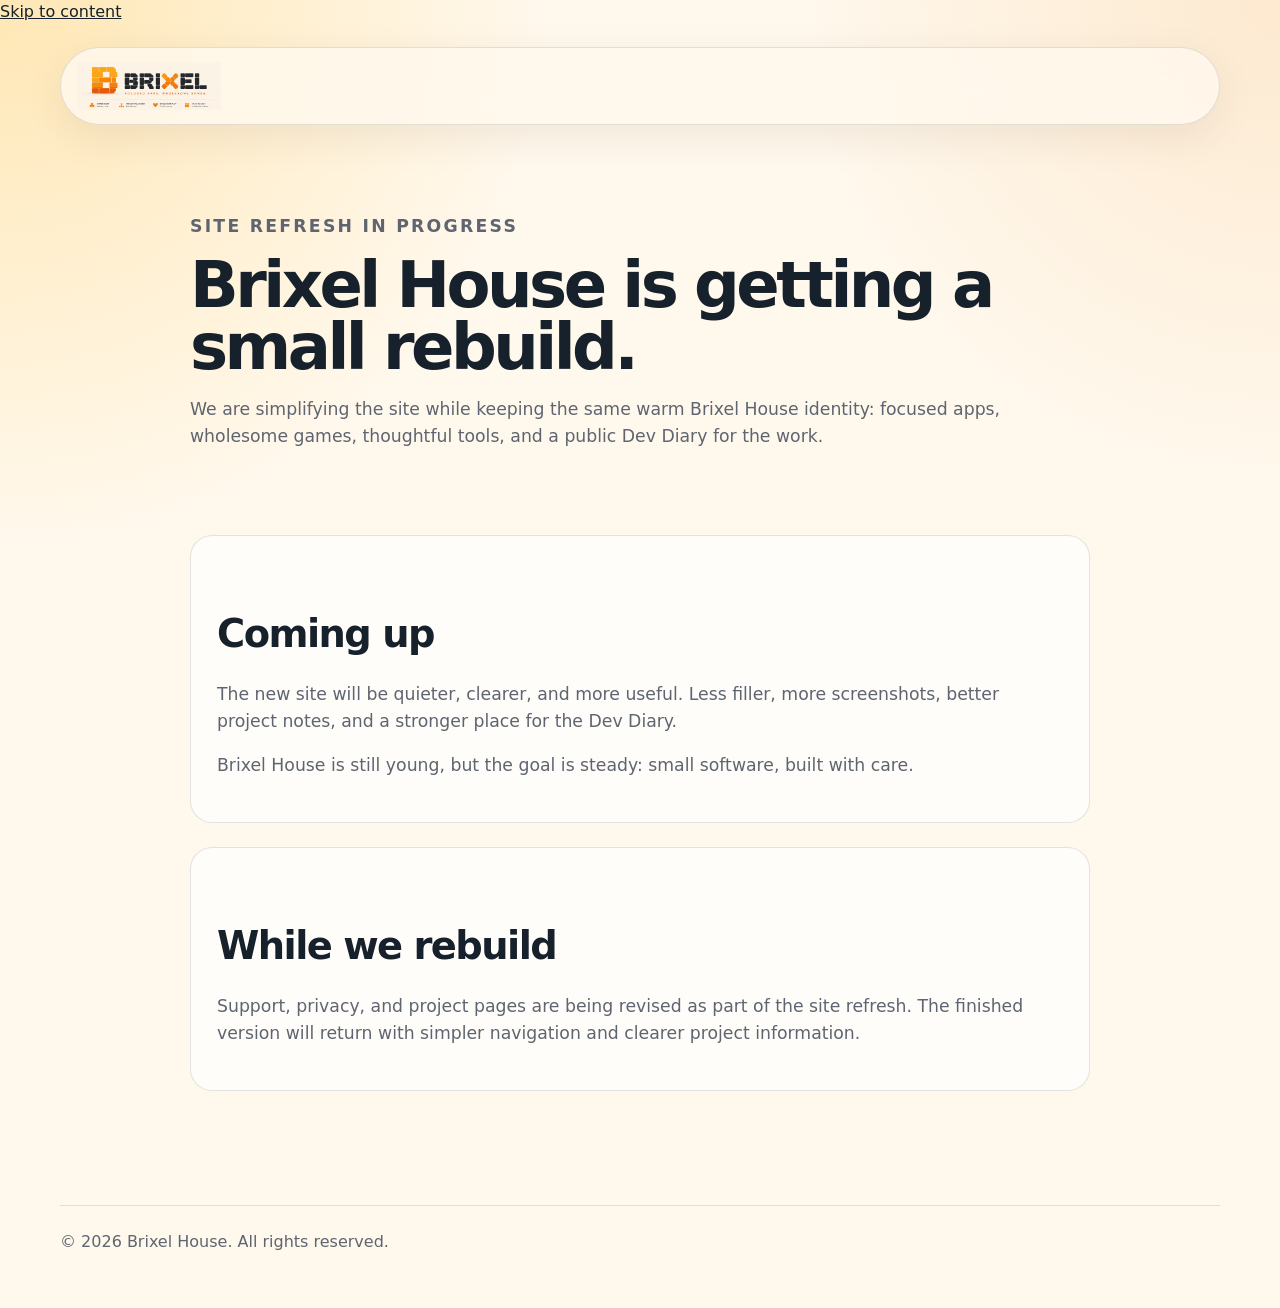
<file: index.html>
<!doctype html>
<html lang="en">
<head>
  <meta charset="utf-8">
  <meta name="viewport" content="width=device-width, initial-scale=1">
  <title>Brixel House | Site Refresh</title>
  <meta name="description" content="Brixel House is refreshing its website while continuing work on focused apps, wholesome games, thoughtful tools, and the Dev Diary.">
  <link rel="stylesheet" href="css/style.css">
</head>

<body>
  <a class="skip-link" href="#main">Skip to content</a>

  <header class="site-header">
    <div class="brand-link" aria-label="Brixel House">
      <img src="assets/brixel-main-logo.png" alt="Brixel House" class="brand-mark">
    </div>
  </header>

  <main id="main" class="page-main">
    <section class="page-hero">
      <p class="eyebrow">Site refresh in progress</p>
      <h1>Brixel House is getting a small rebuild.</h1>
      <p>
        We are simplifying the site while keeping the same warm Brixel House identity:
        focused apps, wholesome games, thoughtful tools, and a public Dev Diary for the work.
      </p>
    </section>

    <section class="page-content">
      <div class="page-card callout-card">
        <h2>Coming up</h2>
        <p>
          The new site will be quieter, clearer, and more useful. Less filler,
          more screenshots, better project notes, and a stronger place for the Dev Diary.
        </p>

        <p>
          Brixel House is still young, but the goal is steady: small software,
          built with care.
        </p>
      </div>

      <div class="page-card">
        <h2>While we rebuild</h2>
        <p>
          Support, privacy, and project pages are being revised as part of the site refresh.
          The finished version will return with simpler navigation and clearer project information.
        </p>
      </div>
    </section>
  </main>

  <footer class="site-footer">
    <p>&copy; 2026 Brixel House. All rights reserved.</p>
  </footer>
</body>
</html>
</file>
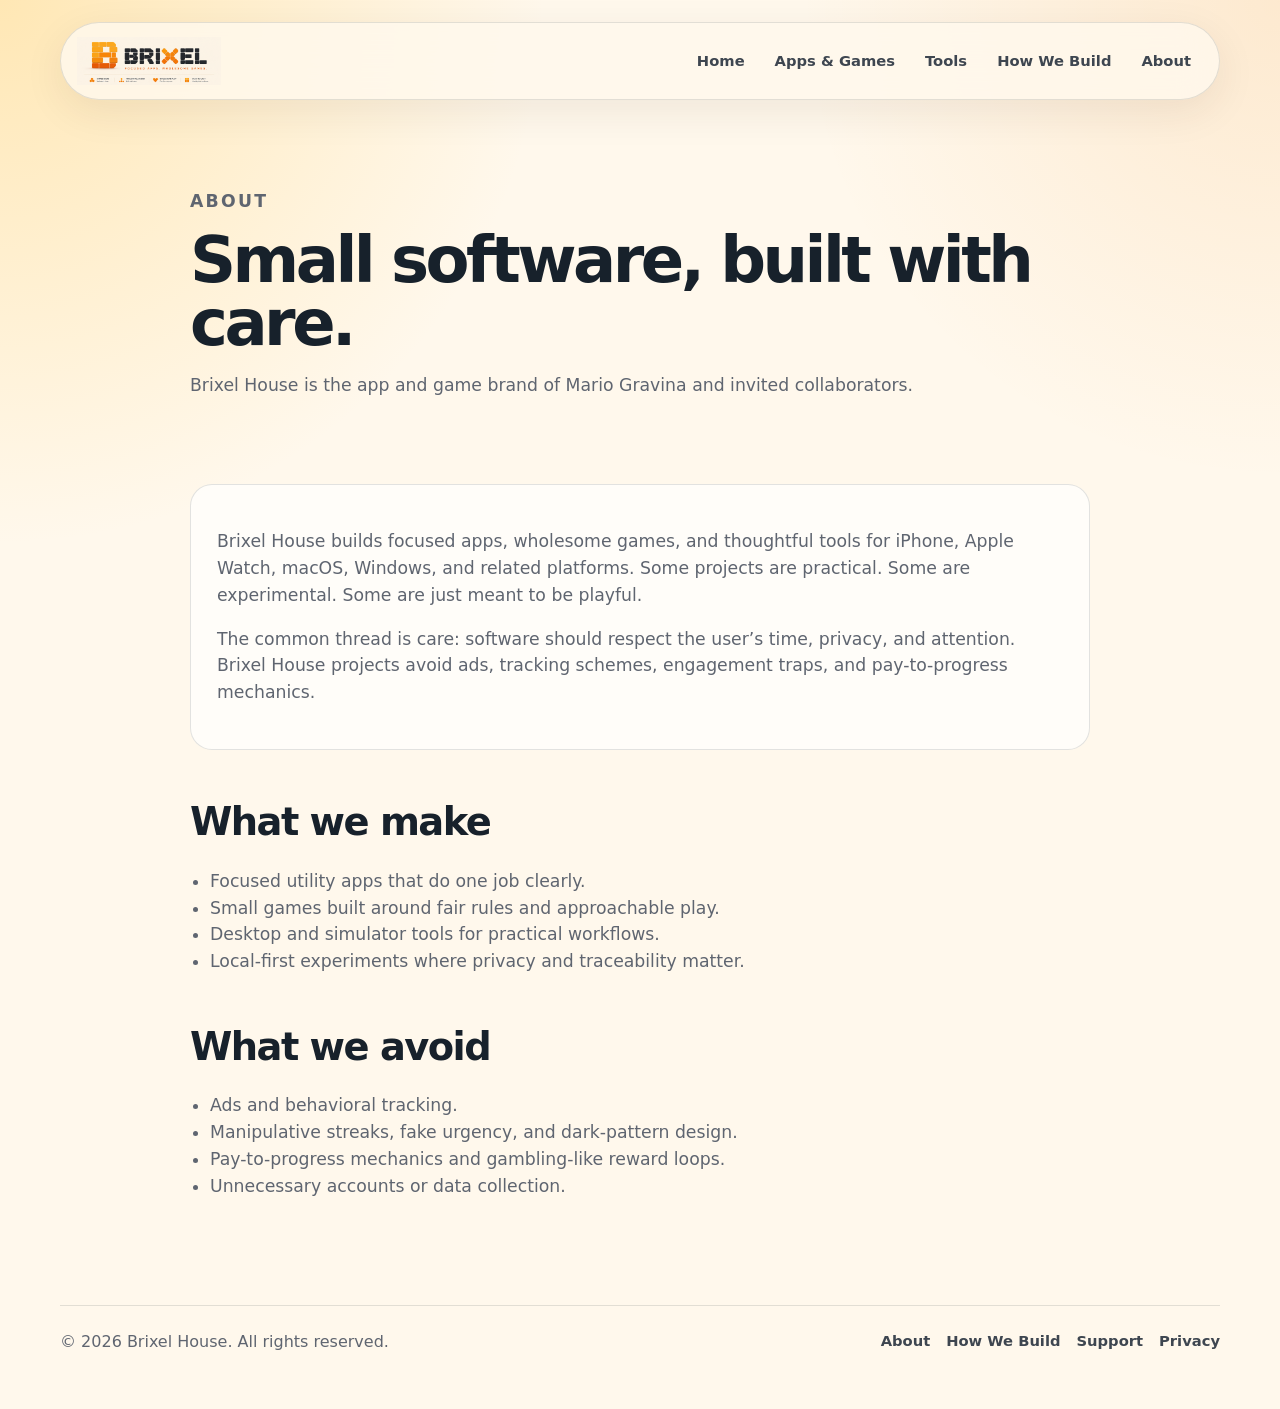
<file: about.html>
<!doctype html>
<html lang="en">
<head>
  <meta charset="utf-8">
  <meta name="viewport" content="width=device-width, initial-scale=1">
  <title>About | Brixel House</title>
  <meta name="description" content="About Brixel House, an independent app and game brand led by Mario Gravina.">
  <link rel="stylesheet" href="css/style.css">
</head>

<body>
  <header class="site-header">
    <a class="brand-link" href="index.html" aria-label="Brixel House home">
      <img src="assets/brixel-main-logo.png" alt="Brixel House" class="brand-mark">
    </a>

    <nav class="site-nav" aria-label="Main navigation">
      <a href="index.html">Home</a>
      <a href="index.html#apps">Apps & Games</a>
      <a href="index.html#tools">Tools</a>
      <a href="how-we-build.html">How We Build</a>
      <a href="about.html">About</a>
    </nav>
  </header>

  <main class="page-main">
    <section class="page-hero">
      <p class="eyebrow">About</p>
      <h1>Small software, built with care.</h1>
      <p>
        Brixel House is the app and game brand of Mario Gravina and invited collaborators.
      </p>
    </section>

    <section class="page-content">
      <div class="page-card">
        <p>
          Brixel House builds focused apps, wholesome games, and thoughtful tools for iPhone,
          Apple Watch, macOS, Windows, and related platforms. Some projects are practical.
          Some are experimental. Some are just meant to be playful.
        </p>

        <p>
          The common thread is care: software should respect the user’s time, privacy,
          and attention. Brixel House projects avoid ads, tracking schemes, engagement traps,
          and pay-to-progress mechanics.
        </p>
      </div>

      <h2>What we make</h2>
      <ul>
        <li>Focused utility apps that do one job clearly.</li>
        <li>Small games built around fair rules and approachable play.</li>
        <li>Desktop and simulator tools for practical workflows.</li>
        <li>Local-first experiments where privacy and traceability matter.</li>
      </ul>

      <h2>What we avoid</h2>
      <ul>
        <li>Ads and behavioral tracking.</li>
        <li>Manipulative streaks, fake urgency, and dark-pattern design.</li>
        <li>Pay-to-progress mechanics and gambling-like reward loops.</li>
        <li>Unnecessary accounts or data collection.</li>
      </ul>
    </section>
  </main>

  <footer class="site-footer">
    <p>&copy; 2026 Brixel House. All rights reserved.</p>
    <nav aria-label="Footer navigation">
      <a href="about.html">About</a>
      <a href="how-we-build.html">How We Build</a>
      <a href="support.html">Support</a>
      <a href="privacy.html">Privacy</a>
    </nav>
  </footer>
</body>
</html>
</file>
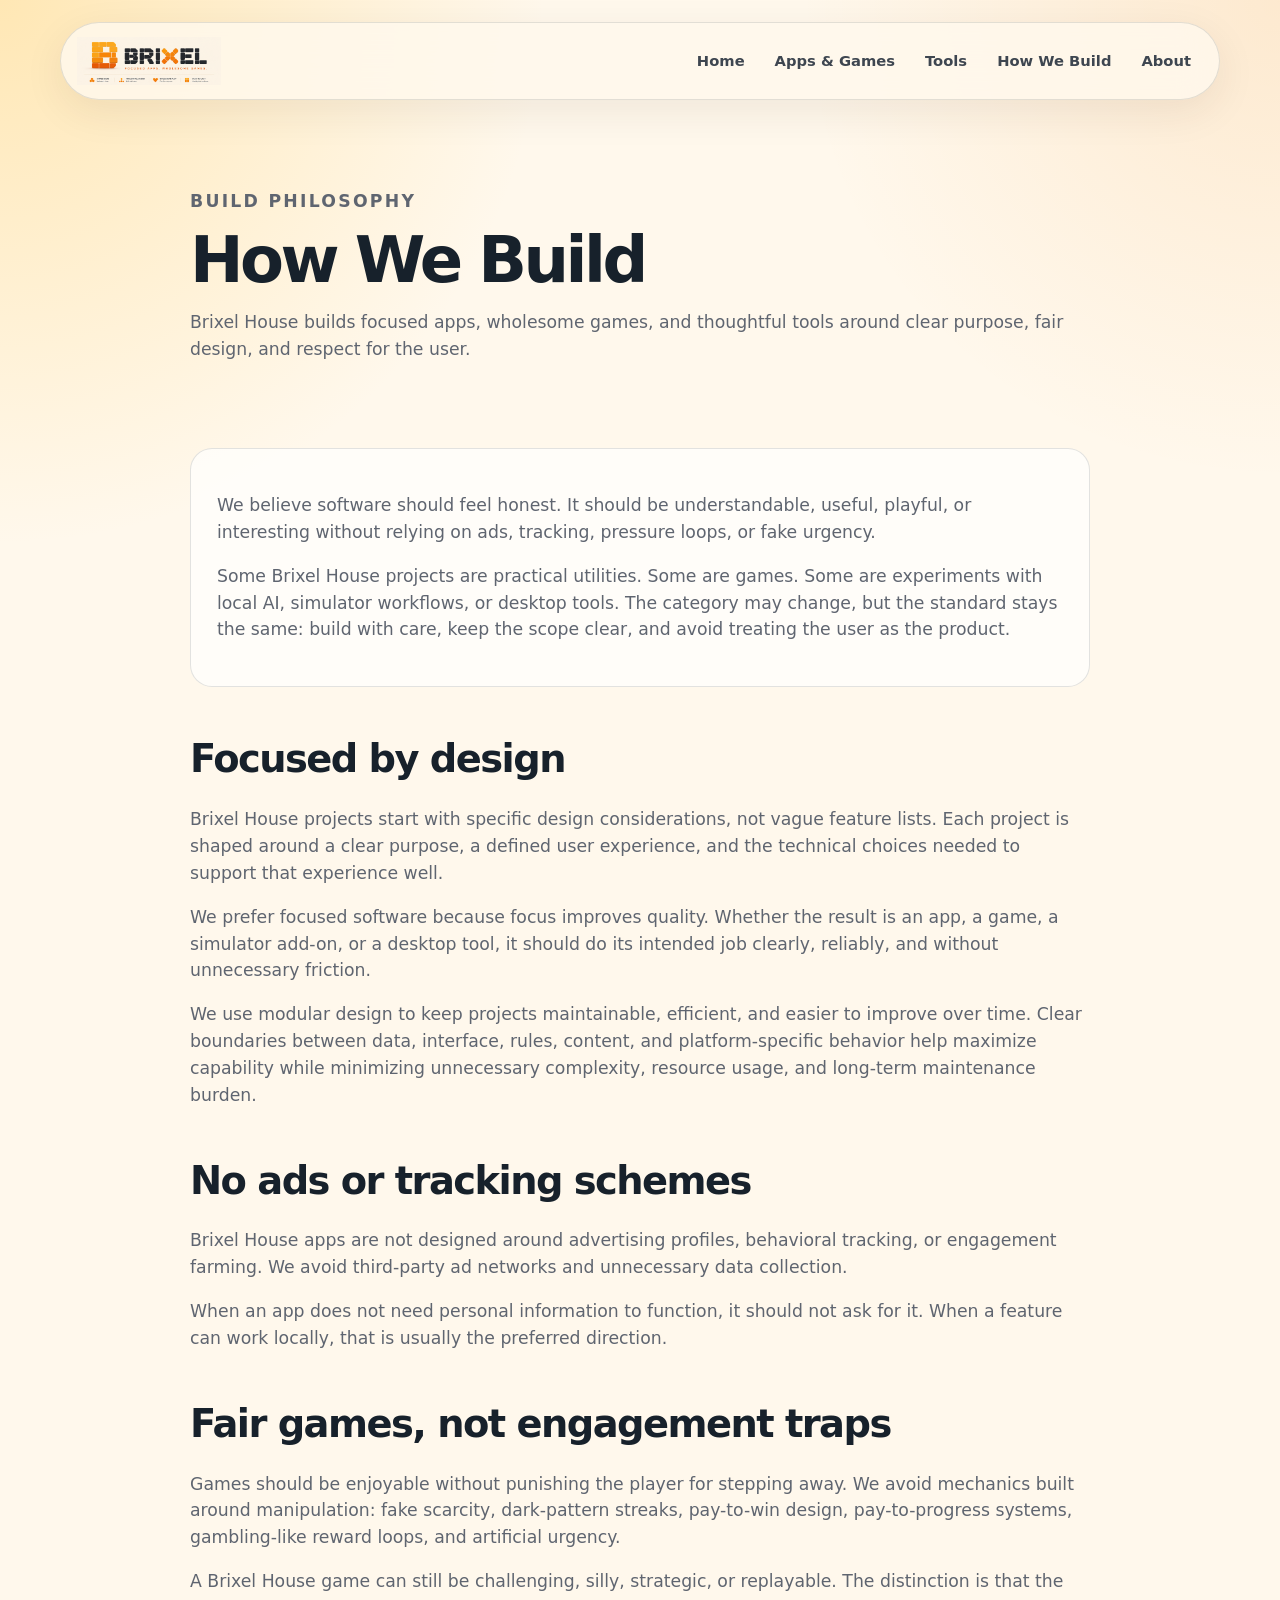
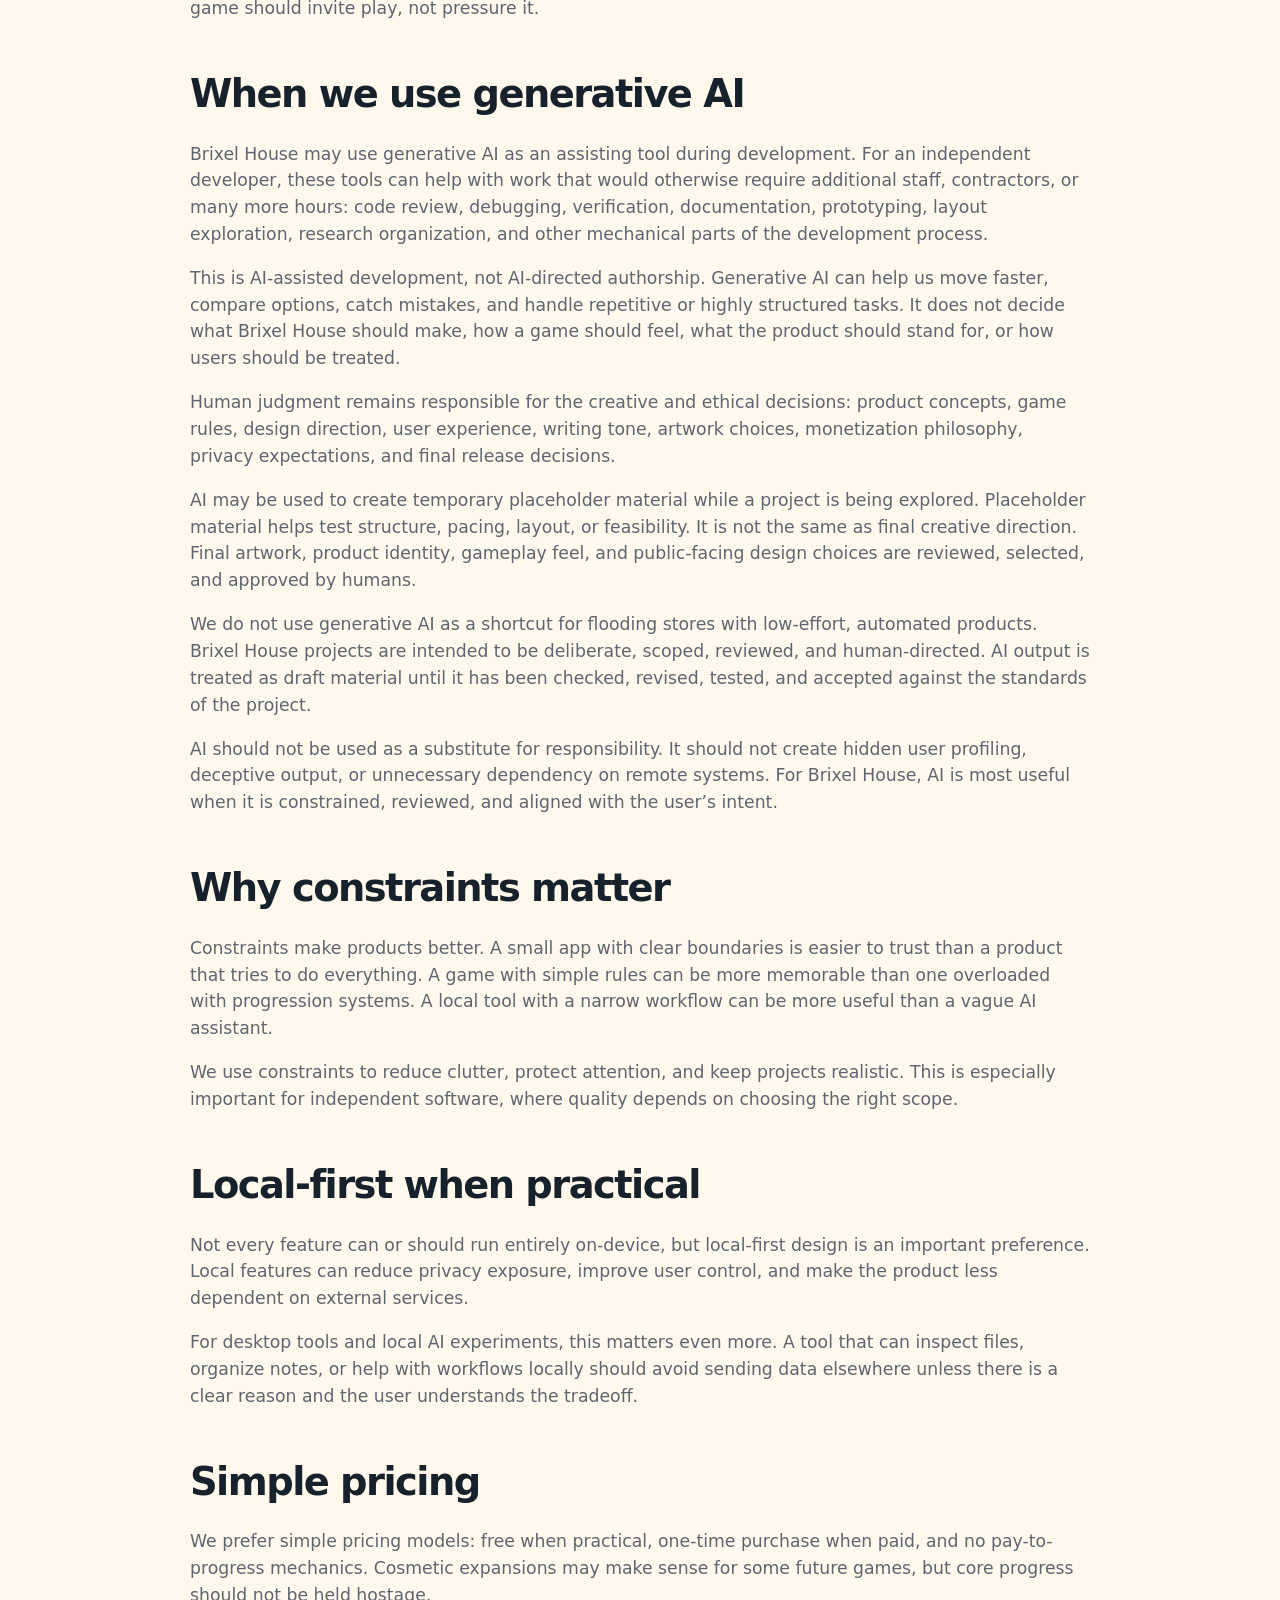
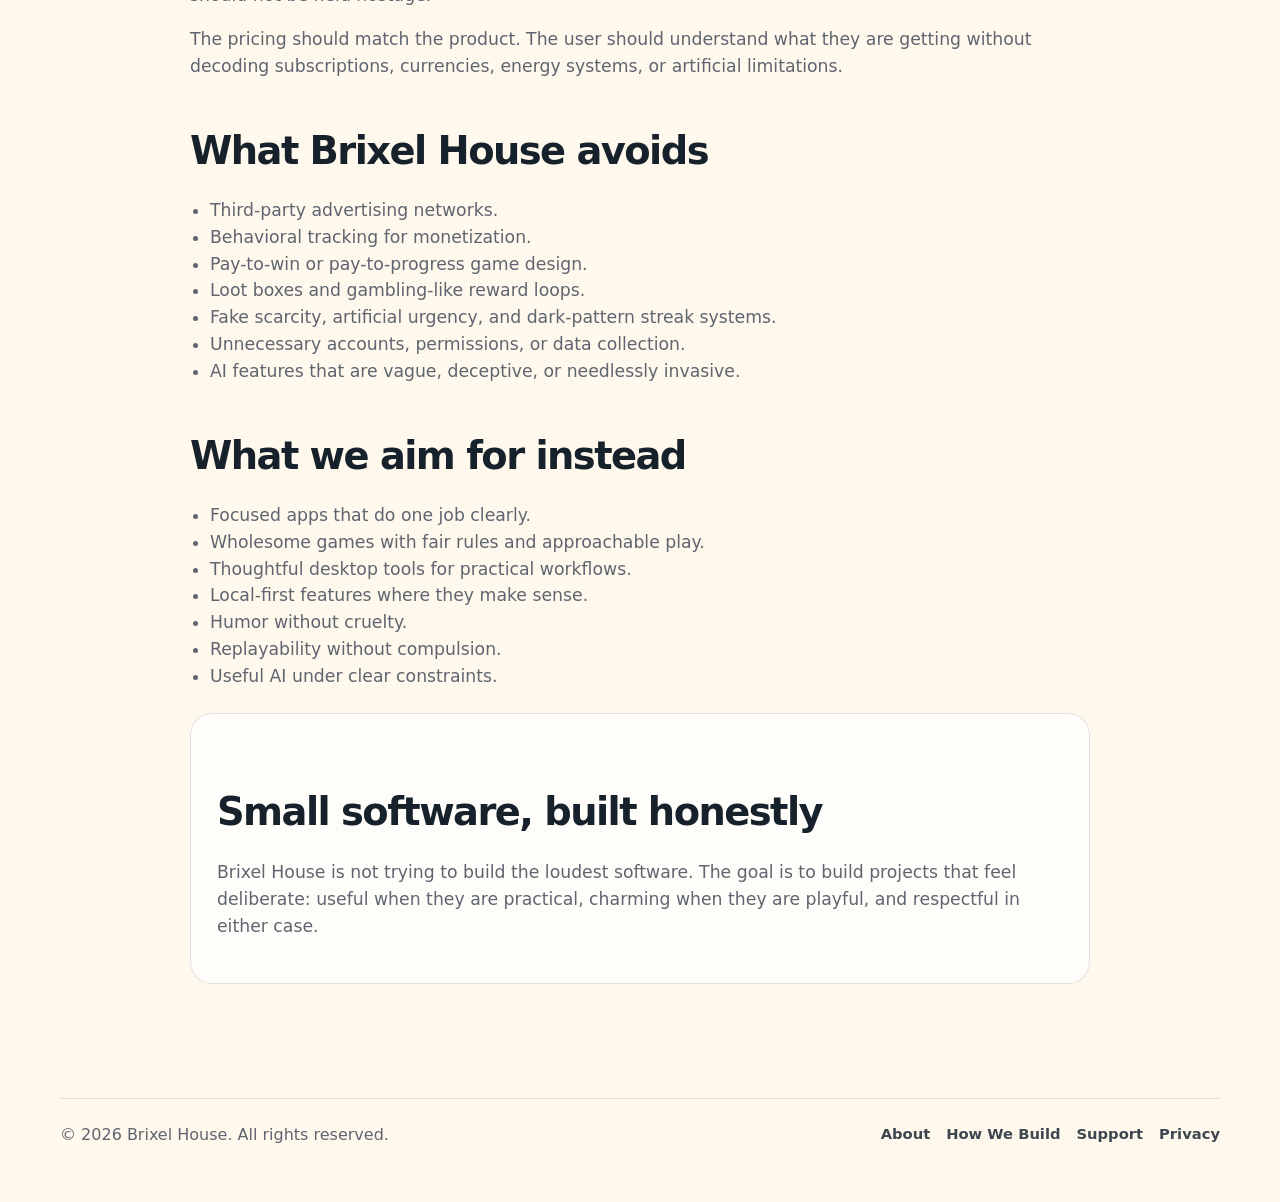
<file: how-we-build.html>
<!doctype html>
<html lang="en">
<head>
  <meta charset="utf-8">
  <meta name="viewport" content="width=device-width, initial-scale=1">
  <title>How We Build | Brixel House</title>
  <meta name="description" content="The design principles behind Brixel House apps, games, tools, and experiments.">
  <link rel="stylesheet" href="css/style.css">
</head>

<body>
  <header class="site-header">
    <a class="brand-link" href="index.html" aria-label="Brixel House home">
      <img src="assets/brixel-main-logo.png" alt="Brixel House" class="brand-mark">
    </a>

    <nav class="site-nav" aria-label="Main navigation">
      <a href="index.html">Home</a>
      <a href="index.html#apps">Apps & Games</a>
      <a href="index.html#tools">Tools</a>
      <a href="how-we-build.html">How We Build</a>
      <a href="about.html">About</a>
    </nav>
  </header>

  <main class="page-main">
    <section class="page-hero">
      <p class="eyebrow">Build philosophy</p>
      <h1>How We Build</h1>
      <p>
        Brixel House builds focused apps, wholesome games, and thoughtful tools around
        clear purpose, fair design, and respect for the user.
      </p>
    </section>

    <section class="page-content">
      <div class="page-card">
        <p>
          We believe software should feel honest. It should be understandable, useful,
          playful, or interesting without relying on ads, tracking, pressure loops,
          or fake urgency.
        </p>

        <p>
          Some Brixel House projects are practical utilities. Some are games. Some are
          experiments with local AI, simulator workflows, or desktop tools. The category
          may change, but the standard stays the same: build with care, keep the scope
          clear, and avoid treating the user as the product.
        </p>
      </div>
      <h2>Focused by design</h2>
      <p>
        Brixel House projects start with specific design considerations, not vague
        feature lists. Each project is shaped around a clear purpose, a defined user
        experience, and the technical choices needed to support that experience well.
      </p>

      <p>
        We prefer focused software because focus improves quality. Whether the result is
        an app, a game, a simulator add-on, or a desktop tool, it should do its intended
        job clearly, reliably, and without unnecessary friction.
      </p>

      <p>
        We use modular design to keep projects maintainable, efficient, and easier to
        improve over time. Clear boundaries between data, interface, rules, content, and
        platform-specific behavior help maximize capability while minimizing unnecessary
        complexity, resource usage, and long-term maintenance burden.
      </p>
      
      <h2>No ads or tracking schemes</h2>
      <p>
        Brixel House apps are not designed around advertising profiles, behavioral
        tracking, or engagement farming. We avoid third-party ad networks and unnecessary
        data collection.
      </p>

      <p>
        When an app does not need personal information to function, it should not ask for it.
        When a feature can work locally, that is usually the preferred direction.
      </p>

      <h2>Fair games, not engagement traps</h2>
      <p>
        Games should be enjoyable without punishing the player for stepping away. We avoid
        mechanics built around manipulation: fake scarcity, dark-pattern streaks, pay-to-win
        design, pay-to-progress systems, gambling-like reward loops, and artificial urgency.
      </p>

      <p>
        A Brixel House game can still be challenging, silly, strategic, or replayable.
        The distinction is that the game should invite play, not pressure it.
      </p>

      <h2>When we use generative AI</h2>
      <p>
        Brixel House may use generative AI as an assisting tool during development.
        For an independent developer, these tools can help with work that would
        otherwise require additional staff, contractors, or many more hours: code
        review, debugging, verification, documentation, prototyping, layout exploration,
        research organization, and other mechanical parts of the development process.
      </p>

      <p>
        This is AI-assisted development, not AI-directed authorship. Generative AI can
        help us move faster, compare options, catch mistakes, and handle repetitive or
        highly structured tasks. It does not decide what Brixel House should make, how
        a game should feel, what the product should stand for, or how users should be
        treated.
      </p>

      <p>
        Human judgment remains responsible for the creative and ethical decisions:
        product concepts, game rules, design direction, user experience, writing tone,
        artwork choices, monetization philosophy, privacy expectations, and final release
        decisions.
      </p>

      <p>
        AI may be used to create temporary placeholder material while a project is being
        explored. Placeholder material helps test structure, pacing, layout, or feasibility.
        It is not the same as final creative direction. Final artwork, product identity,
        gameplay feel, and public-facing design choices are reviewed, selected, and
        approved by humans.
      </p>

      <p>
        We do not use generative AI as a shortcut for flooding stores with low-effort,
        automated products. Brixel House projects are intended to be deliberate, scoped,
        reviewed, and human-directed. AI output is treated as draft material until it has
        been checked, revised, tested, and accepted against the standards of the project.
      </p>

      <p>
        AI should not be used as a substitute for responsibility. It should not create
        hidden user profiling, deceptive output, or unnecessary dependency on remote systems.
        For Brixel House, AI is most useful when it is constrained, reviewed, and aligned
        with the user’s intent.
      </p>

      <h2>Why constraints matter</h2>
      <p>
        Constraints make products better. A small app with clear boundaries is easier to
        trust than a product that tries to do everything. A game with simple rules can be
        more memorable than one overloaded with progression systems. A local tool with a
        narrow workflow can be more useful than a vague AI assistant.
      </p>

      <p>
        We use constraints to reduce clutter, protect attention, and keep projects realistic.
        This is especially important for independent software, where quality depends on
        choosing the right scope.
      </p>

      <h2>Local-first when practical</h2>
      <p>
        Not every feature can or should run entirely on-device, but local-first design is
        an important preference. Local features can reduce privacy exposure, improve user
        control, and make the product less dependent on external services.
      </p>

      <p>
        For desktop tools and local AI experiments, this matters even more. A tool that can
        inspect files, organize notes, or help with workflows locally should avoid sending
        data elsewhere unless there is a clear reason and the user understands the tradeoff.
      </p>

      <h2>Simple pricing</h2>
      <p>
        We prefer simple pricing models: free when practical, one-time purchase when paid,
        and no pay-to-progress mechanics. Cosmetic expansions may make sense for some future
        games, but core progress should not be held hostage.
      </p>

      <p>
        The pricing should match the product. The user should understand what they are getting
        without decoding subscriptions, currencies, energy systems, or artificial limitations.
      </p>

      <h2>What Brixel House avoids</h2>
      <ul>
        <li>Third-party advertising networks.</li>
        <li>Behavioral tracking for monetization.</li>
        <li>Pay-to-win or pay-to-progress game design.</li>
        <li>Loot boxes and gambling-like reward loops.</li>
        <li>Fake scarcity, artificial urgency, and dark-pattern streak systems.</li>
        <li>Unnecessary accounts, permissions, or data collection.</li>
        <li>AI features that are vague, deceptive, or needlessly invasive.</li>
      </ul>

      <h2>What we aim for instead</h2>
      <ul>
        <li>Focused apps that do one job clearly.</li>
        <li>Wholesome games with fair rules and approachable play.</li>
        <li>Thoughtful desktop tools for practical workflows.</li>
        <li>Local-first features where they make sense.</li>
        <li>Humor without cruelty.</li>
        <li>Replayability without compulsion.</li>
        <li>Useful AI under clear constraints.</li>
      </ul>

      <div class="page-card">
        <h2>Small software, built honestly</h2>
        <p>
          Brixel House is not trying to build the loudest software. The goal is to build
          projects that feel deliberate: useful when they are practical, charming when they
          are playful, and respectful in either case.
        </p>
      </div>
    </section>
  </main>

  <footer class="site-footer">
    <p>&copy; 2026 Brixel House. All rights reserved.</p>

    <nav aria-label="Footer navigation">
      <a href="about.html">About</a>
      <a href="how-we-build.html">How We Build</a>
      <a href="support.html">Support</a>
      <a href="privacy.html">Privacy</a>
    </nav>
  </footer>
</body>
</html>
</file>
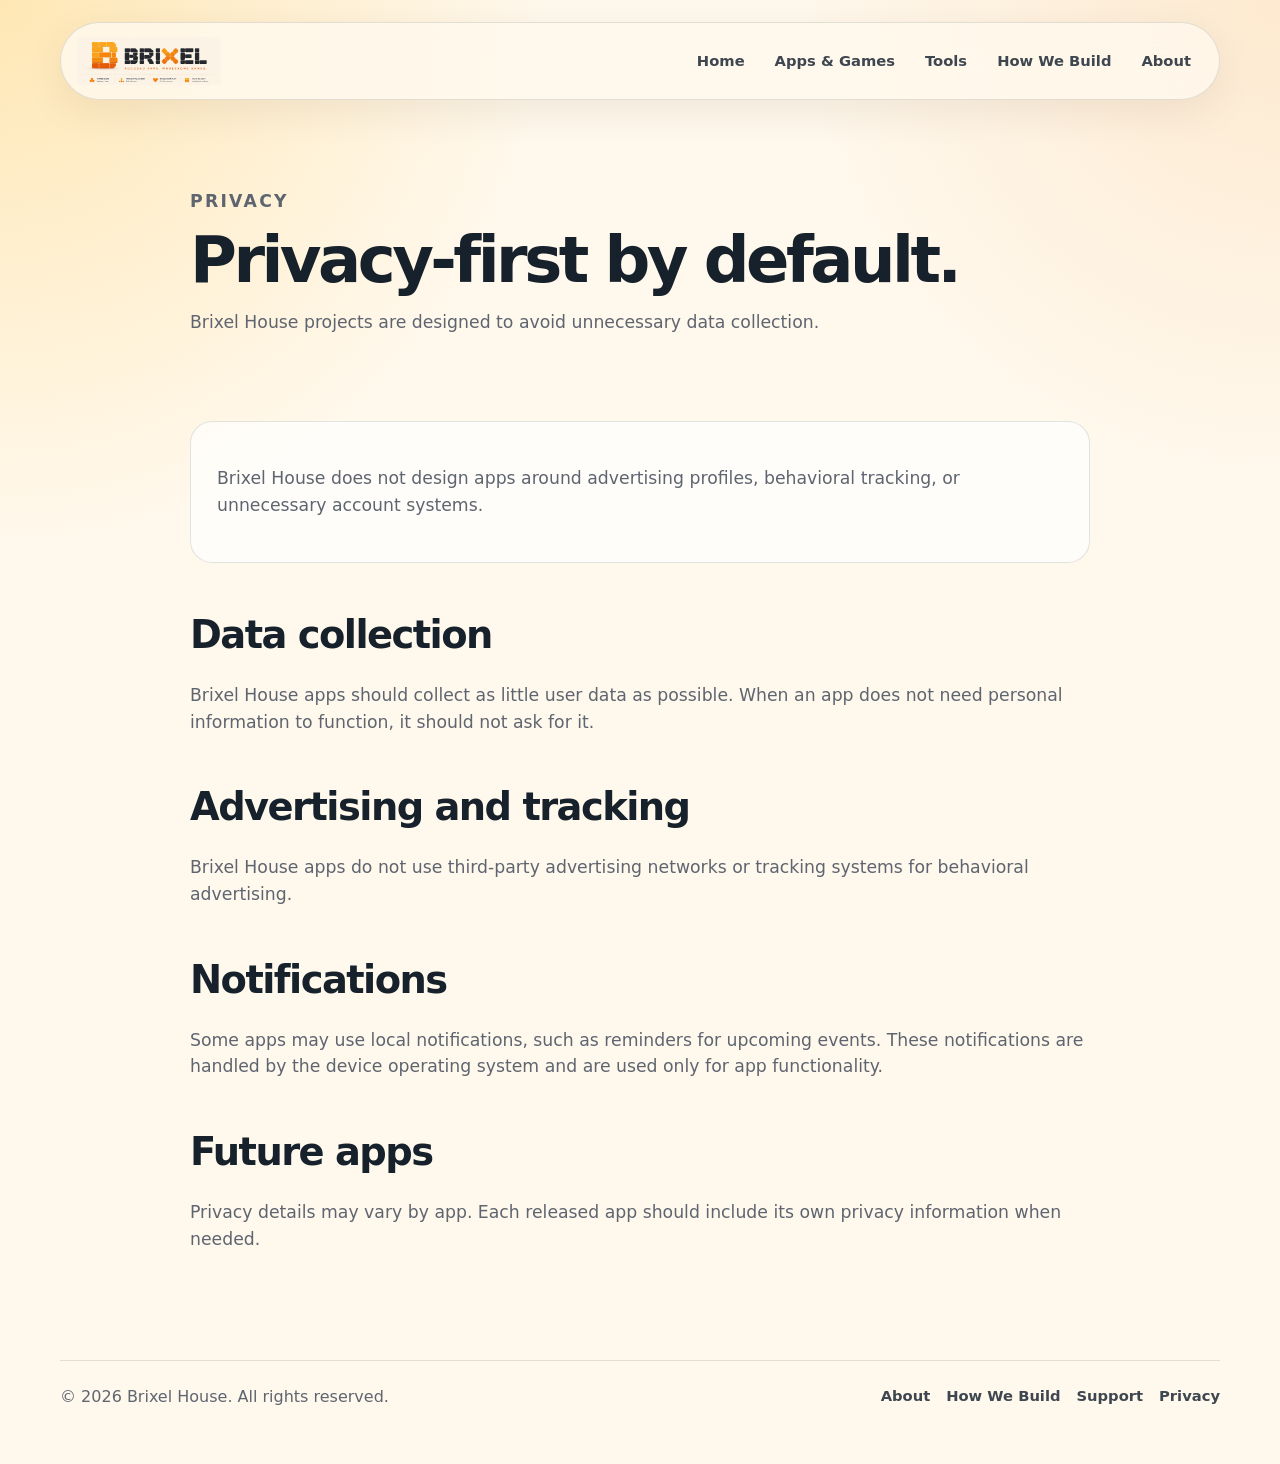
<file: privacy.html>
<!doctype html>
<html lang="en">
<head>
  <meta charset="utf-8">
  <meta name="viewport" content="width=device-width, initial-scale=1">
  <title>Privacy | Brixel House</title>
  <meta name="description" content="Privacy policy for Brixel House apps and games.">
  <link rel="stylesheet" href="css/style.css">
</head>

<body>
  <header class="site-header">
    <a class="brand-link" href="index.html" aria-label="Brixel House home">
      <img src="assets/brixel-main-logo.png" alt="Brixel House" class="brand-mark">
    </a>

    <nav class="site-nav" aria-label="Main navigation">
      <a href="index.html">Home</a>
      <a href="index.html#apps">Apps & Games</a>
      <a href="index.html#tools">Tools</a>
      <a href="how-we-build.html">How We Build</a>
      <a href="about.html">About</a>
    </nav>
  </header>

  <main class="page-main">
    <section class="page-hero">
      <p class="eyebrow">Privacy</p>
      <h1>Privacy-first by default.</h1>
      <p>
        Brixel House projects are designed to avoid unnecessary data collection.
      </p>
    </section>

    <section class="page-content">
      <div class="page-card">
        <p>
          Brixel House does not design apps around advertising profiles, behavioral tracking,
          or unnecessary account systems.
        </p>
      </div>

      <h2>Data collection</h2>
      <p>
        Brixel House apps should collect as little user data as possible. When an app does not
        need personal information to function, it should not ask for it.
      </p>

      <h2>Advertising and tracking</h2>
      <p>
        Brixel House apps do not use third-party advertising networks or tracking systems
        for behavioral advertising.
      </p>

      <h2>Notifications</h2>
      <p>
        Some apps may use local notifications, such as reminders for upcoming events.
        These notifications are handled by the device operating system and are used only
        for app functionality.
      </p>

      <h2>Future apps</h2>
      <p>
        Privacy details may vary by app. Each released app should include its own privacy
        information when needed.
      </p>
    </section>
  </main>

  <footer class="site-footer">
    <p>&copy; 2026 Brixel House. All rights reserved.</p>
    <nav aria-label="Footer navigation">
      <a href="about.html">About</a>
      <a href="how-we-build.html">How We Build</a>
      <a href="support.html">Support</a>
      <a href="privacy.html">Privacy</a>
    </nav>
  </footer>
</body>
</html>
</file>
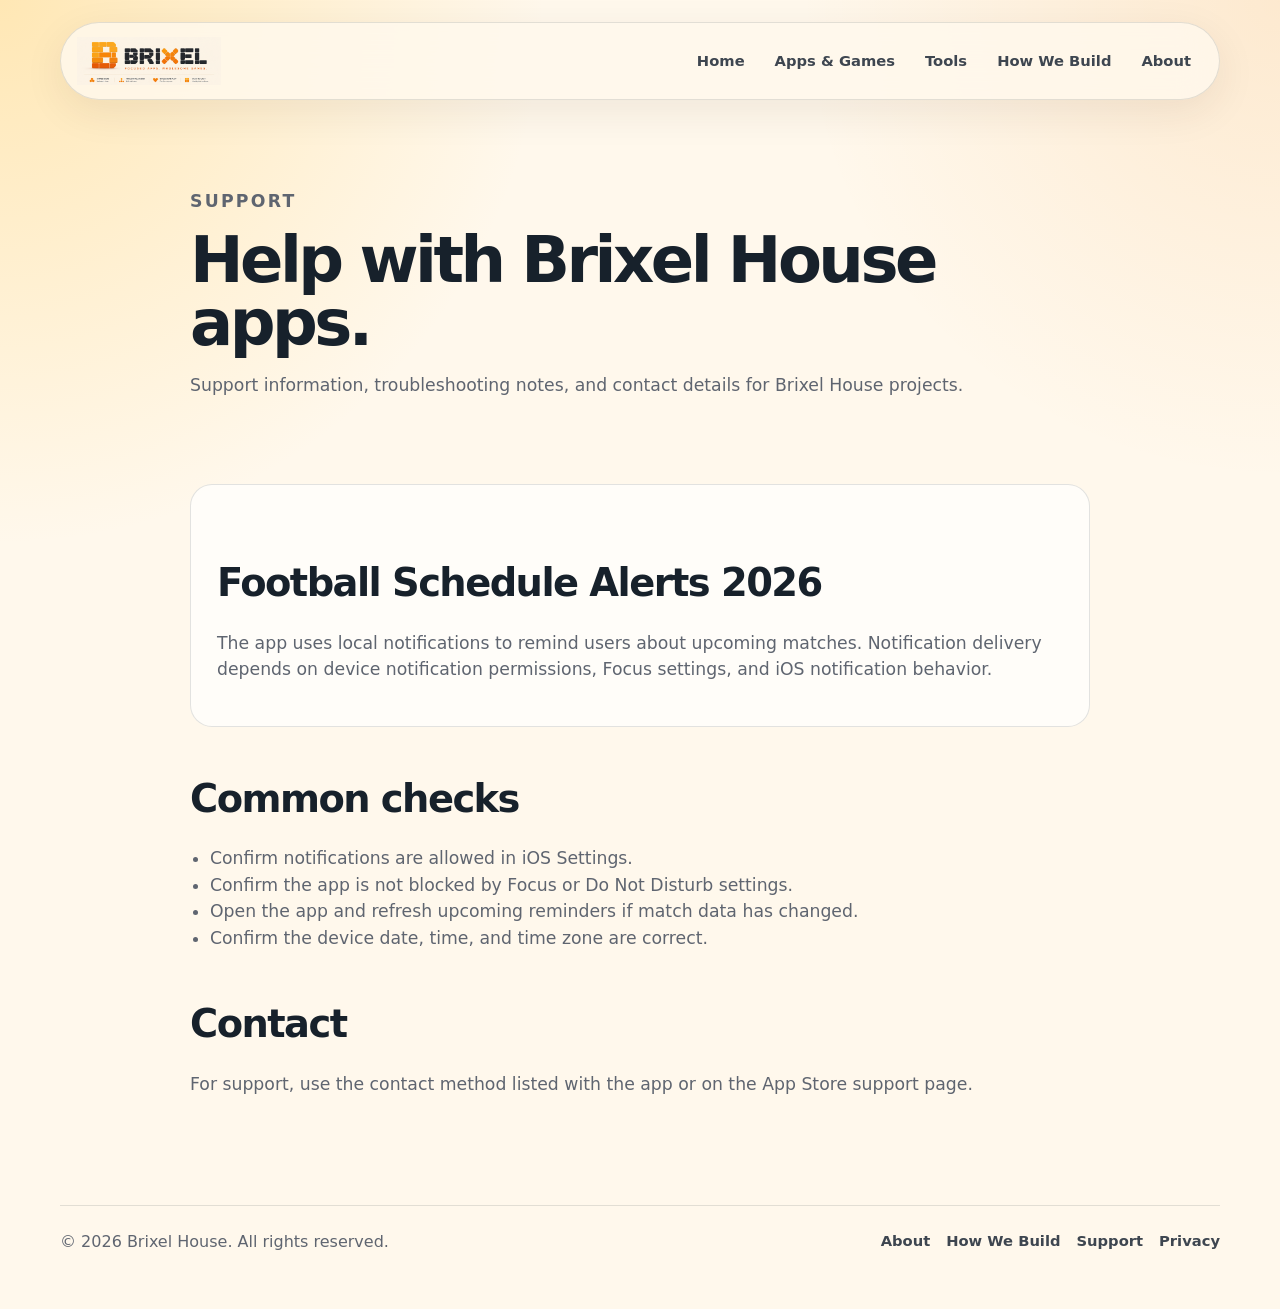
<file: support.html>
<!doctype html>
<html lang="en">
<head>
  <meta charset="utf-8">
  <meta name="viewport" content="width=device-width, initial-scale=1">
  <title>Support | Brixel House</title>
  <meta name="description" content="Support information for Brixel House apps and games.">
  <link rel="stylesheet" href="css/style.css">
</head>

<body>
  <header class="site-header">
    <a class="brand-link" href="index.html" aria-label="Brixel House home">
      <img src="assets/brixel-main-logo.png" alt="Brixel House" class="brand-mark">
    </a>

    <nav class="site-nav" aria-label="Main navigation">
      <a href="index.html">Home</a>
      <a href="index.html#apps">Apps & Games</a>
      <a href="index.html#tools">Tools</a>
      <a href="how-we-build.html">How We Build</a>
      <a href="about.html">About</a>
    </nav>
  </header>

  <main class="page-main">
    <section class="page-hero">
      <p class="eyebrow">Support</p>
      <h1>Help with Brixel House apps.</h1>
      <p>
        Support information, troubleshooting notes, and contact details for Brixel House projects.
      </p>
    </section>

    <section class="page-content">
      <div class="page-card">
        <h2>Football Schedule Alerts 2026</h2>
        <p>
          The app uses local notifications to remind users about upcoming matches.
          Notification delivery depends on device notification permissions, Focus settings,
          and iOS notification behavior.
        </p>
      </div>

      <h2>Common checks</h2>
      <ul>
        <li>Confirm notifications are allowed in iOS Settings.</li>
        <li>Confirm the app is not blocked by Focus or Do Not Disturb settings.</li>
        <li>Open the app and refresh upcoming reminders if match data has changed.</li>
        <li>Confirm the device date, time, and time zone are correct.</li>
      </ul>

      <h2>Contact</h2>
      <p>
        For support, use the contact method listed with the app or on the App Store support page.
      </p>
    </section>
  </main>

  <footer class="site-footer">
    <p>&copy; 2026 Brixel House. All rights reserved.</p>
    <nav aria-label="Footer navigation">
      <a href="about.html">About</a>
      <a href="how-we-build.html">How We Build</a>
      <a href="support.html">Support</a>
      <a href="privacy.html">Privacy</a>
    </nav>
  </footer>
</body>
</html>
</file>
<file: css/style.css>
:root {
  --bg: #fff8ec;
  --bg-soft: #fff1d6;
  --panel: #ffffff;
  --panel-warm: #fff6e6;
  --ink: #17212b;
  --muted: #5f6570;
  --muted-strong: #3e4650;
  --honey: #f5a400;
  --honey-deep: #ef7f00;
  --honey-soft: #ffd67a;
  --line: rgba(23, 33, 43, 0.12);
  --shadow: 0 22px 70px rgba(70, 42, 4, 0.15);
  --radius-lg: 32px;
  --radius-md: 22px;
  --radius-sm: 14px;
  --max: 1160px;
}

* {
  box-sizing: border-box;
}

html {
  scroll-behavior: smooth;
}

body {
  margin: 0;
  font-family: Inter, ui-sans-serif, system-ui, -apple-system, BlinkMacSystemFont, "Segoe UI", sans-serif;
  color: var(--ink);
  background:
    radial-gradient(circle at top left, rgba(255, 208, 104, 0.42), transparent 34rem),
    radial-gradient(circle at top right, rgba(239, 127, 0, 0.12), transparent 30rem),
    var(--bg);
  line-height: 1.55;
}

img {
  max-width: 100%;
  display: block;
}

a {
  color: inherit;
}

.site-header {
  width: min(var(--max), calc(100% - 32px));
  margin: 22px auto 0;
  padding: 14px 16px;
  border: 1px solid var(--line);
  border-radius: 999px;
  background: rgba(255, 248, 236, 0.84);
  backdrop-filter: blur(18px);
  display: flex;
  align-items: center;
  justify-content: space-between;
  gap: 18px;
  position: sticky;
  top: 14px;
  z-index: 20;
  box-shadow: 0 12px 40px rgba(70, 42, 4, 0.08);
}

.brand-link {
  display: inline-flex;
  align-items: center;
  text-decoration: none;
}

.brand-mark {
  width: 144px;
  height: auto;
}

.site-nav {
  display: flex;
  align-items: center;
  gap: 6px;
  flex-wrap: wrap;
  justify-content: flex-end;
}

.site-nav a,
.site-footer a {
  text-decoration: none;
  color: var(--muted-strong);
  font-weight: 700;
  font-size: 0.92rem;
}

.site-nav a {
  padding: 9px 12px;
  border-radius: 999px;
}

.site-nav a:hover,
.site-nav a[aria-current="page"] {
  background: rgba(245, 164, 0, 0.14);
  color: var(--ink);
}

.section {
  width: min(var(--max), calc(100% - 32px));
  margin: 0 auto;
  padding: 76px 0;
}

.hero {
  min-height: 76vh;
  display: grid;
  grid-template-columns: minmax(0, 1.08fr) minmax(320px, 0.72fr);
  gap: 36px;
  align-items: center;
}

.hero-copy h1,
.section-heading h2,
.philosophy-preview h2,
.page-hero h1 {
  margin: 0;
  letter-spacing: -0.055em;
  line-height: 0.98;
}

.hero-copy h1 {
  max-width: 850px;
  font-size: clamp(3.1rem, 8vw, 7.1rem);
}

.intro {
  max-width: 720px;
  font-size: clamp(1.05rem, 2vw, 1.35rem);
  color: var(--muted);
  margin: 26px 0 0;
}

.eyebrow {
  margin: 0 0 14px;
  color: var(--honey-deep);
  text-transform: uppercase;
  letter-spacing: 0.13em;
  font-weight: 900;
  font-size: 0.78rem;
}

.hero-actions,
.card-actions {
  display: flex;
  gap: 12px;
  flex-wrap: wrap;
  margin-top: 28px;
}

.button {
  display: inline-flex;
  align-items: center;
  justify-content: center;
  min-height: 46px;
  padding: 12px 18px;
  border-radius: 999px;
  text-decoration: none;
  font-weight: 900;
  border: 1px solid transparent;
}

.button.primary {
  background: linear-gradient(135deg, var(--honey), var(--honey-deep));
  color: #211300;
  box-shadow: 0 14px 34px rgba(239, 127, 0, 0.22);
}

.button.secondary {
  background: rgba(255, 255, 255, 0.74);
  border-color: var(--line);
  color: var(--ink);
}

.hero-panel {
  border-radius: var(--radius-lg);
  padding: 24px;
  background:
    linear-gradient(145deg, rgba(255, 255, 255, 0.82), rgba(255, 241, 214, 0.88));
  border: 1px solid rgba(245, 164, 0, 0.22);
  box-shadow: var(--shadow);
}

.platform-strip {
  display: grid;
  gap: 14px;
}

.platform-chip {
  display: flex;
  align-items: center;
  gap: 14px;
  padding: 14px;
  border: 1px solid var(--line);
  border-radius: 22px;
  background: rgba(255, 255, 255, 0.68);
  font-weight: 900;
}

.platform-chip img {
  width: 56px;
  height: 56px;
  border-radius: 16px;
  box-shadow: 0 8px 24px rgba(70, 42, 4, 0.16);
}

.hero-panel p {
  margin: 18px 4px 0;
  color: var(--muted);
}

.section-heading {
  max-width: 790px;
  margin-bottom: 32px;
}

.section-heading h2,
.philosophy-preview h2,
.page-hero h1 {
  font-size: clamp(2.35rem, 5vw, 4.8rem);
}

.section-heading p,
.philosophy-preview p,
.page-hero p,
.page-content p,
.page-content li {
  color: var(--muted);
  font-size: 1.08rem;
}

.feature-section {
  padding-top: 24px;
}

.featured-app {
  display: grid;
  grid-template-columns: minmax(260px, 0.45fr) minmax(0, 0.55fr);
  gap: 34px;
  align-items: center;
  padding: 24px;
  border-radius: var(--radius-lg);
  background: rgba(255, 255, 255, 0.62);
  border: 1px solid var(--line);
  box-shadow: var(--shadow);
}

.featured-image-wrap {
  max-width: 420px;
}

.project-image {
  width: 100%;
  border-radius: 26px;
  box-shadow: 0 18px 50px rgba(70, 42, 4, 0.18);
}

.featured-copy h3,
.project-card h3 {
  margin: 12px 0 8px;
  line-height: 1.03;
  letter-spacing: -0.035em;
}

.featured-copy h3 {
  font-size: clamp(2rem, 4vw, 4rem);
}

.featured-copy p,
.project-card p {
  color: var(--muted);
}

.status-pill {
  display: inline-flex;
  width: fit-content;
  margin: 0;
  padding: 7px 11px;
  border-radius: 999px;
  background: rgba(245, 164, 0, 0.16);
  color: #915000;
  font-size: 0.78rem;
  text-transform: uppercase;
  letter-spacing: 0.08em;
  font-weight: 900;
}

.project-grid {
  display: grid;
  grid-template-columns: repeat(4, minmax(0, 1fr));
  gap: 22px;
}

.project-grid.three-up {
  grid-template-columns: repeat(3, minmax(0, 1fr));
}

.project-card {
  display: flex;
  flex-direction: column;
  gap: 18px;
  padding: 14px;
  border-radius: var(--radius-lg);
  background: rgba(255, 255, 255, 0.62);
  border: 1px solid var(--line);
  box-shadow: 0 14px 46px rgba(70, 42, 4, 0.11);
}

.project-card-copy {
  padding: 0 6px 8px;
}

.project-card h3 {
  font-size: 1.45rem;
}

.project-card p {
  margin: 0;
  font-size: 0.98rem;
}

.alt-section {
  width: 100%;
  max-width: none;
  padding-left: max(16px, calc((100% - var(--max)) / 2));
  padding-right: max(16px, calc((100% - var(--max)) / 2));
  background:
    linear-gradient(180deg, rgba(255, 241, 214, 0.55), rgba(255, 248, 236, 0));
}

.philosophy-preview {
  display: grid;
  grid-template-columns: minmax(0, 1fr) auto;
  gap: 28px;
  align-items: center;
  margin-bottom: 30px;
  padding: 40px;
  border-radius: var(--radius-lg);
  background: #1b1b19;
  color: #fff8ec;
  box-shadow: var(--shadow);
}

.philosophy-preview h2 {
  color: #fff8ec;
}

.philosophy-preview p {
  max-width: 760px;
  color: rgba(255, 248, 236, 0.76);
}

/* Interior pages */

.page-main {
  width: min(900px, calc(100% - 32px));
  margin: 0 auto;
}

.page-hero {
  padding: 88px 0 44px;
}

.page-content {
  padding-bottom: 90px;
}

.page-content h2 {
  margin: 42px 0 12px;
  font-size: clamp(1.8rem, 3vw, 2.8rem);
  letter-spacing: -0.04em;
}

.page-content ul {
  padding-left: 1.25rem;
}

.page-card {
  margin: 24px 0;
  padding: 26px;
  border-radius: var(--radius-md);
  background: rgba(255, 255, 255, 0.68);
  border: 1px solid var(--line);
}

/* Dev Diary */

.devdiary-section {
  padding-top: 40px;
}

.dev-entry-list {
  display: grid;
  gap: 28px;
}

.dev-entry-card {
  display: grid;
  grid-template-columns: minmax(260px, 0.38fr) minmax(0, 0.62fr);
  gap: 30px;
  align-items: start;
  padding: 24px;
  border-radius: var(--radius-lg);
  background: rgba(255, 255, 255, 0.68);
  border: 1px solid var(--line);
  box-shadow: 0 14px 46px rgba(70, 42, 4, 0.11);
}

.dev-entry-media img {
  width: 100%;
  border-radius: 26px;
  box-shadow: 0 18px 50px rgba(70, 42, 4, 0.18);
}

.dev-entry-copy {
  padding: 4px 4px 2px;
}

.dev-entry-date {
  margin: 12px 0 0;
  color: var(--muted-strong);
  font-weight: 800;
  font-size: 0.92rem;
}

.dev-entry-card h3 {
  margin: 10px 0 12px;
  font-size: clamp(1.9rem, 3vw, 3.2rem);
  line-height: 1.02;
  letter-spacing: -0.045em;
}

.dev-entry-card p {
  color: var(--muted);
  font-size: 1.04rem;
}

.dev-entry-summary {
  color: var(--muted-strong);
  font-weight: 650;
}

.dev-entry-card a {
  color: var(--honey-deep);
  font-weight: 800;
  text-decoration-thickness: 2px;
  text-underline-offset: 3px;
}

.site-footer {
  width: min(var(--max), calc(100% - 32px));
  margin: 0 auto 30px;
  padding: 24px 0;
  border-top: 1px solid var(--line);
  display: flex;
  justify-content: space-between;
  gap: 18px;
  flex-wrap: wrap;
  color: var(--muted);
}

.site-footer p {
  margin: 0;
}

.site-footer nav {
  display: flex;
  gap: 16px;
  flex-wrap: wrap;
}

@media (max-width: 980px) {
  .site-header {
    align-items: flex-start;
    border-radius: 26px;
    flex-direction: column;
  }

  .site-nav {
    justify-content: flex-start;
  }

  .hero {
    grid-template-columns: 1fr;
    min-height: auto;
    padding-top: 58px;
  }

  .featured-app {
    grid-template-columns: 1fr;
  }

  .project-grid,
  .project-grid.three-up {
    grid-template-columns: repeat(2, minmax(0, 1fr));
  }

  .dev-entry-card {
    grid-template-columns: 1fr;
  }

  .philosophy-preview {
    grid-template-columns: 1fr;
  }
}

@media (max-width: 640px) {
  .brand-mark {
    width: 128px;
  }

  .site-nav a {
    font-size: 0.85rem;
    padding: 8px 9px;
  }

  .section {
    padding: 56px 0;
  }

  .hero-copy h1 {
    font-size: clamp(2.75rem, 16vw, 4.6rem);
  }

  .project-grid,
  .project-grid.three-up {
    grid-template-columns: 1fr;
  }

  .featured-app,
  .philosophy-preview {
    padding: 18px;
  }

  .project-card,
  .dev-entry-card {
    border-radius: 24px;
  }

  .dev-entry-card {
    padding: 18px;
  }

  .site-footer {
    flex-direction: column;
  }
}
</file>
